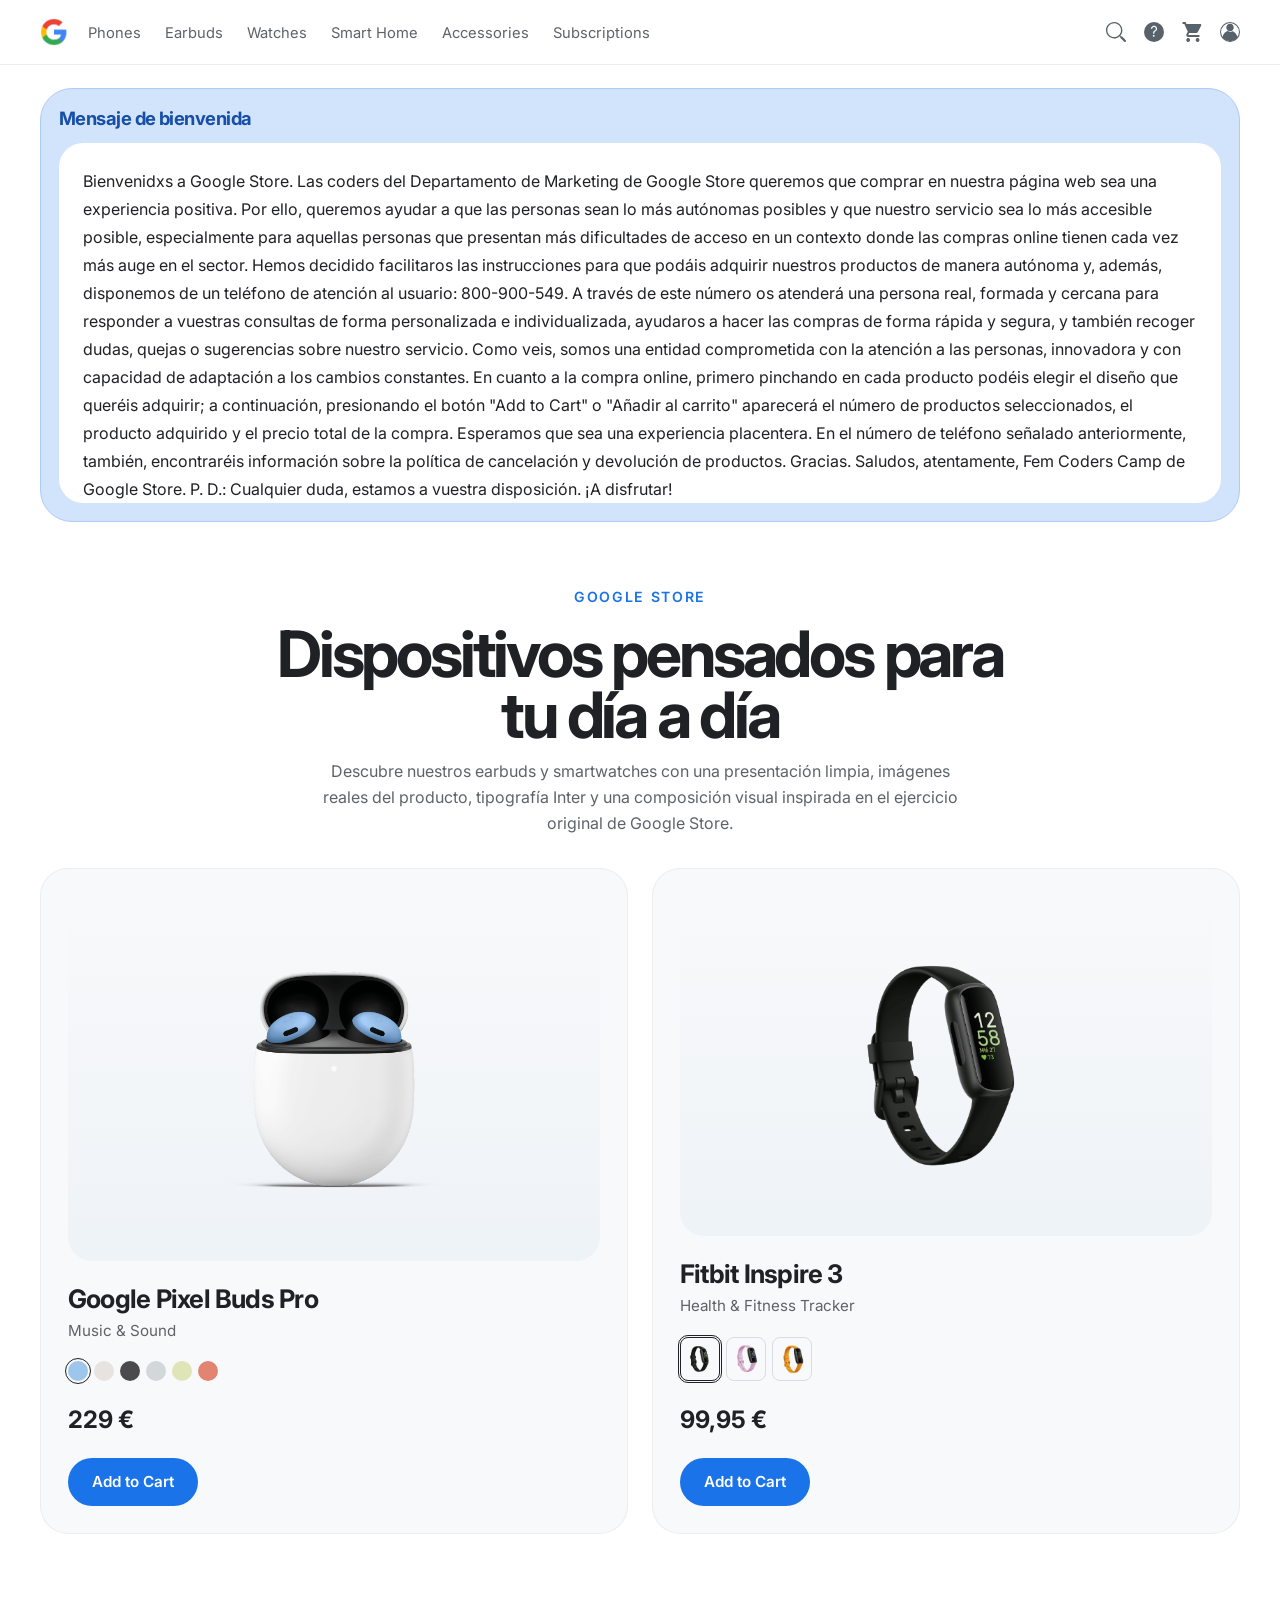
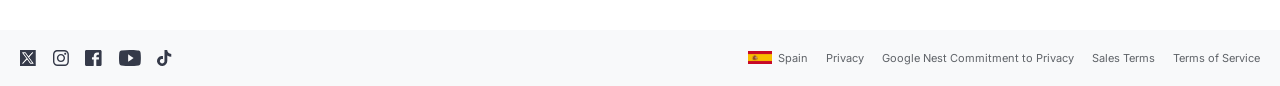
<file: index.html>
<!doctype html>
<html lang="en">
  <head>
    <meta charset="UTF-8" />
    <meta name="viewport" content="width=device-width, initial-scale=1.0" />
    <meta
      name="description"
      content="Google Pixel Buds Pro — premium wireless earbuds with Active Noise Cancellation. Available in 6 colors. Shop on the Google Store."
    />
    <title>Google Store</title>
    <link rel="icon" type="image/png" href="./assets/icons/google-logo.png" />
    <link rel="stylesheet" href="./styles/style.css" />
    <link rel="stylesheet" href="./styles/cart.css" />
    <link rel="preconnect" href="https://fonts.googleapis.com" />
    <link rel="preconnect" href="https://fonts.gstatic.com" crossorigin />
    <link
      href="https://fonts.googleapis.com/css2?family=Inter:wght@400;700&display=swap"
      rel="stylesheet"
    />
  </head>

  <body>
    <div id="root"></div>

    <script defer src="./javascript.js"></script>
  </body>
</html>
</file>
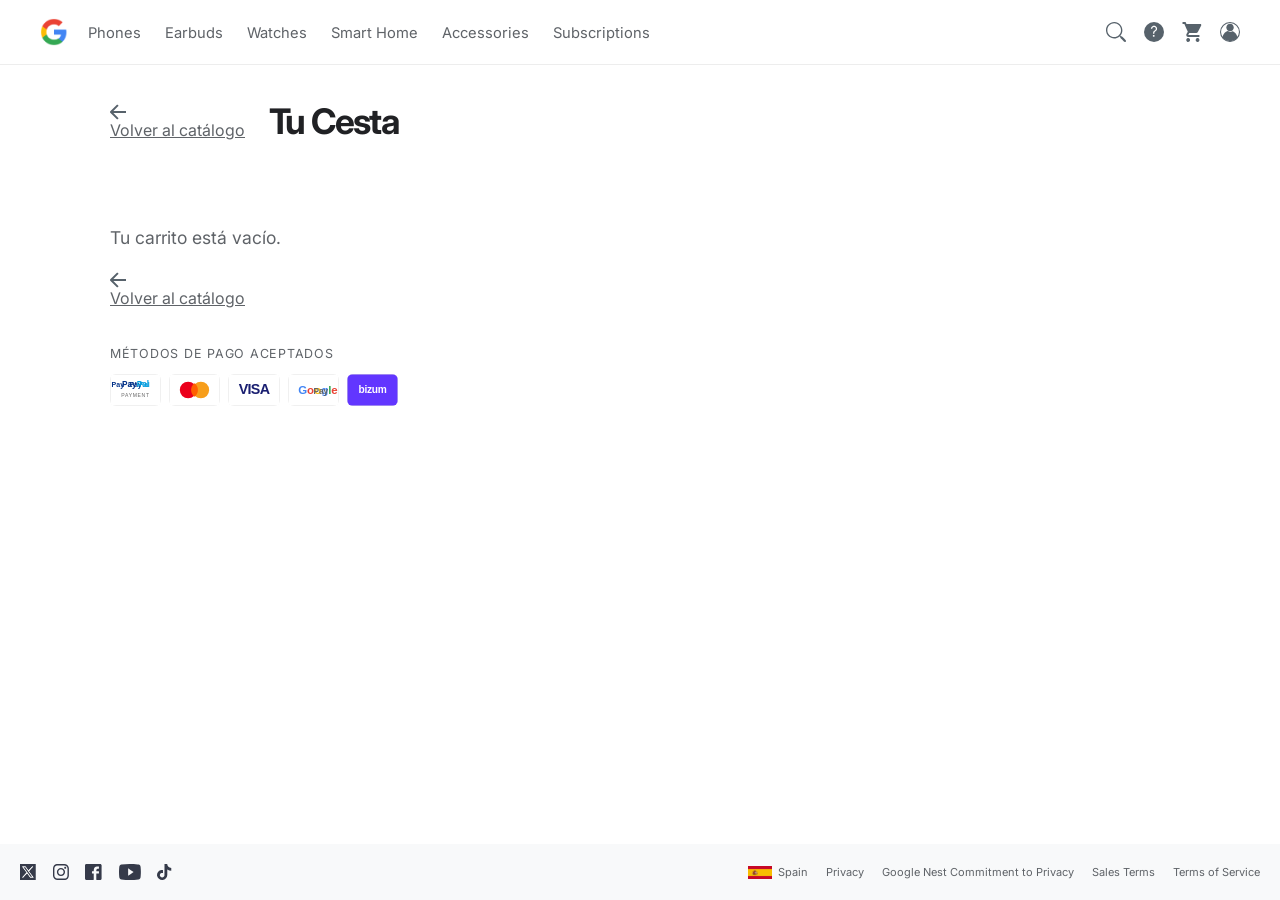
<file: pages/cart.html>
<!doctype html>
<html lang="es">
  <head>
    <meta charset="UTF-8" />
    <meta name="viewport" content="width=device-width, initial-scale=1.0" />
    <title>Tu Cesta — Google Store</title>
    <link rel="icon" type="image/png" href="../assets/icons/google-logo.png" />
    <link rel="stylesheet" href="../styles/style.css" />
    <link rel="stylesheet" href="../styles/cart.css" />
    <link rel="preconnect" href="https://fonts.googleapis.com" />
    <link rel="preconnect" href="https://fonts.gstatic.com" crossorigin />
    <link
      href="https://fonts.googleapis.com/css2?family=Inter:wght@400;700&display=swap"
      rel="stylesheet"
    />
  </head>

  <body>
    <div id="root"></div>
    <script defer src="../scripts/cart-page.js"></script>
  </body>
</html>
</file>
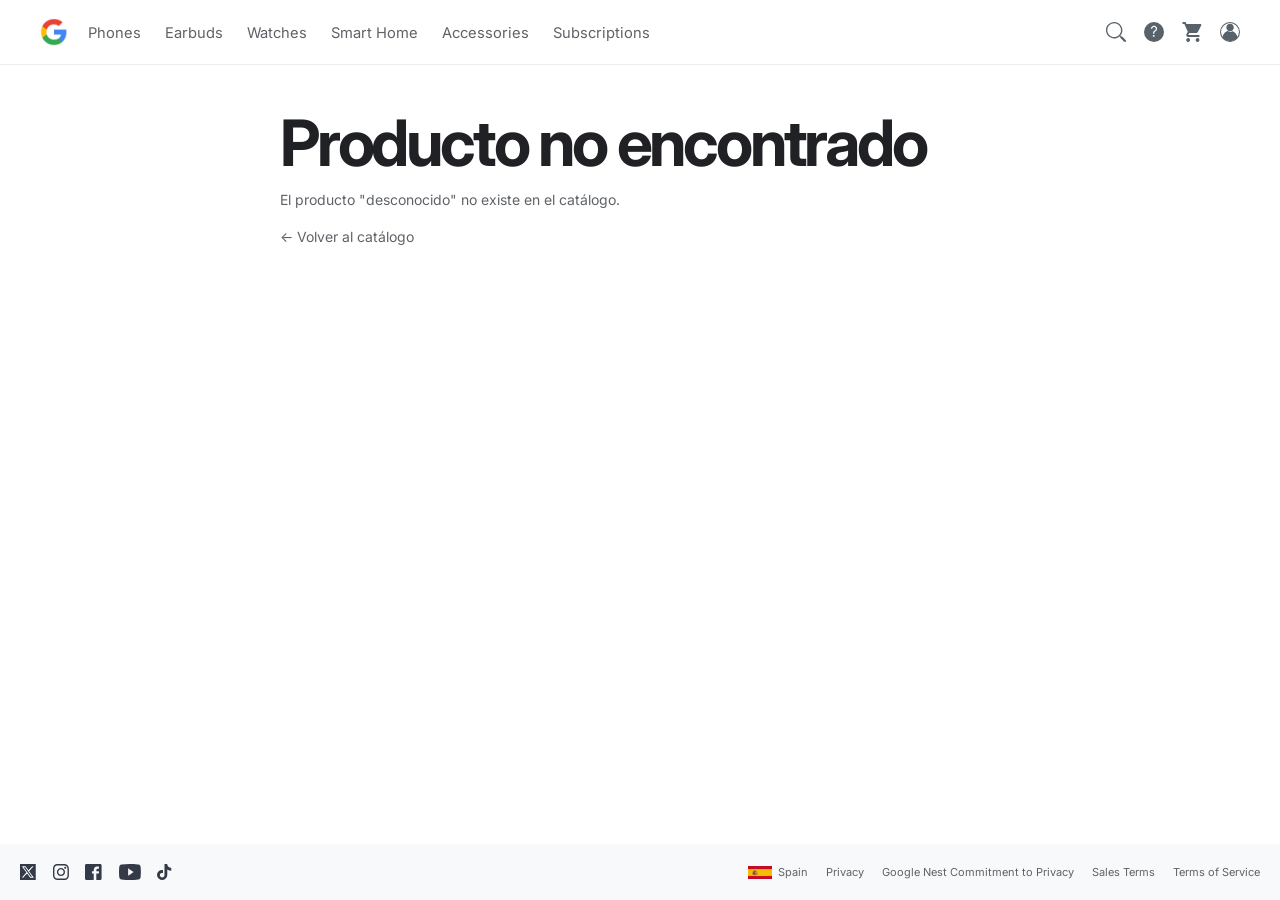
<file: pages/product.html>
<!doctype html>
<html lang="en">
  <head>
    <meta charset="UTF-8" />
    <meta name="viewport" content="width=device-width, initial-scale=1.0" />
    <title>Google Store</title>
    <link rel="icon" type="image/png" href="../assets/icons/google-logo.png" />
    <link rel="stylesheet" href="../styles/style.css" />
    <link rel="stylesheet" href="../styles/product-detail.css" />
    <link rel="stylesheet" href="../styles/cart.css" />
    <link rel="preconnect" href="https://fonts.googleapis.com" />
    <link rel="preconnect" href="https://fonts.gstatic.com" crossorigin />
    <link
      href="https://fonts.googleapis.com/css2?family=Inter:wght@400;700&display=swap"
      rel="stylesheet"
    />
  </head>

  <body>
    <div id="root"></div>

    <!-- Product Page Builder -->
    <script type="module" src="../scripts/product.js"></script>
  </body>
</html>
</file>
<file: styles/style.css>
/* === RESET === */
* {
    margin: 0;
    padding: 0;
    box-sizing: border-box;
}

/* === CUSTOM PROPERTIES === */
:root {
    --white: #ffffff;
    --gray-light: #f8f9fa;
    --gray: #5f6368;
    --gray-dark: #202124;
    --blue: #1a73e8;
    --blue-light: #d2e3fc;
    --beige: #f1f3f4;
    --border: #dadce0;
    --shadow-soft: 0 8px 30px rgba(60, 64, 67, 0.08);
    --page-max: 1280px;
    --font-primary: "Inter", sans-serif;
    --title-color: var(--gray-dark);
    --text-color: var(--gray);
    --weight-bold: 700;
    --text-size: 14px;
    --text-footer-size: 11px;
}

/* === BASE === */
body {
    background-color: var(--white);
    color: var(--text-color);
    display: flex;
    flex-direction: column;
    font-family: var(--font-primary);
    min-height: 100vh;
}

#root {
    display: contents;
}

img {
    display: block;
    max-width: 100%;
}

h1,
h2,
h3 {
    color: var(--title-color);
}

h1 {
    font-size: clamp(2.5rem, 5vw, 4.75rem);
    font-weight: var(--weight-bold);
    letter-spacing: -0.05em;
    line-height: 0.96;
}

h2 {
    font-size: 1.8rem;
    font-weight: var(--weight-bold);
    letter-spacing: -0.03em;
}

p {
    color: var(--text-color);
    font-size: var(--text-size);
    line-height: 1.6;
}

button {
    background: none;
    border: none;
    font: inherit;
}

a {
    color: inherit;
}

/* === NAVIGATION === */
nav {
    align-items: center;
    background-color: rgba(255, 255, 255, 0.92);
    backdrop-filter: blur(10px);
    box-shadow: 0 1px 0 rgba(32, 33, 36, 0.08);
    display: flex;
    height: 64px;
    justify-content: space-between;
    padding: 12px 20px;
    position: sticky;
    top: 0;
    z-index: 50;
}

.links_contain {
    align-items: center;
    display: flex;
    gap: 20px;
}

.links_contain img {
    height: 28px;
    width: auto;
}

.links {
    display: none;
    gap: 24px;
    list-style: none;
}

.links a {
    color: var(--gray);
    font-size: 0.92rem;
    font-weight: 400;
    text-decoration: none;
    transition: color 0.2s ease;
}

.links a:hover,
.links a[aria-current="page"] {
    color: var(--gray-dark);
}

.icons {
    align-items: center;
    display: flex;
    gap: 18px;
    list-style: none;
}

.icon {
    height: 20px;
    transition: transform 0.2s ease;
    width: 20px;
}

.icon:hover {
    transform: scale(1.08);
}

.cart-icon {
    position: relative;
}

.cart-icon__toggle {
    position: relative;
}

.cart-badge {
    align-items: center;
    background-color: var(--blue);
    border-radius: 999px;
    color: var(--white);
    display: none;
    font-size: 10px;
    font-weight: var(--weight-bold);
    height: 18px;
    justify-content: center;
    min-width: 18px;
    padding: 0 4px;
    position: absolute;
    right: -8px;
    top: -8px;
}

.mobile-menu {
    background-color: var(--white);
    border-bottom: 1px solid var(--border);
}

.mobile-menu--hidden {
    display: none;
}

.mobile-menu__links {
    list-style: none;
}

.mobile-menu__links a {
    border-bottom: 1px solid #eceff1;
    display: block;
    font-size: 0.95rem;
    padding: 16px 20px;
    text-decoration: none;
}

.mobile-menu__links a[aria-current="page"] {
    color: var(--gray-dark);
    font-weight: var(--weight-bold);
}

/* === HELP MODAL === */
.help-modal {
    align-items: center;
    display: flex;
    inset: 0;
    justify-content: center;
    padding: 20px;
    position: fixed;
    z-index: 120;
}

.help-modal--hidden {
    display: none;
}

.help-modal__backdrop {
    background: rgba(0, 0, 0, 0.45);
    inset: 0;
    position: absolute;
}

.help-modal__panel {
    background: var(--white);
    border-radius: 20px;
    box-shadow: 0 20px 60px rgba(0, 0, 0, 0.25);
    max-height: min(85vh, 760px);
    max-width: 860px;
    overflow: hidden;
    position: relative;
    width: 100%;
}

.help-modal__header {
    align-items: center;
    border-bottom: 1px solid var(--border);
    display: flex;
    justify-content: space-between;
    padding: 16px 20px;
}

.help-modal__header h2 {
    font-size: 1.2rem;
    margin: 0;
}

.help-modal__close {
    align-items: center;
    border: 1px solid var(--border);
    border-radius: 999px;
    cursor: pointer;
    display: inline-flex;
    font-size: 1.3rem;
    height: 32px;
    justify-content: center;
    line-height: 1;
    width: 32px;
}

.help-modal__text {
    color: var(--gray-dark);
    font-size: 0.98rem;
    line-height: 1.75;
    margin: 0;
    max-height: calc(min(85vh, 760px) - 74px);
    overflow-y: auto;
    padding: 20px;
}

/* === HOME === */
.home-main {
    align-items: center;
    display: flex;
    flex: 1;
    flex-direction: column;
    gap: 32px;
    margin: 0 auto;
    padding: 40px 20px 64px;
    width: min(100%, var(--page-max));
}

.home-copy {
    align-items: center;
    display: flex;
    flex-direction: column;
    gap: 14px;
    max-width: 780px;
    text-align: center;
}

.home-eyebrow {
    color: var(--blue);
    font-size: 0.88rem;
    font-weight: 600;
    letter-spacing: 0.12em;
    text-transform: uppercase;
}

.home-subtitle {
    font-size: 1rem;
    max-width: 640px;
}

.card_container {
    display: grid;
    gap: 24px;
    grid-template-columns: 1fr;
    width: 100%;
}

article {
    background-color: var(--gray-light);
    border-radius: 28px;
    box-shadow: inset 0 0 0 1px rgba(32, 33, 36, 0.05);
    cursor: pointer;
    display: flex;
    flex-direction: column;
    gap: 24px;
    min-height: 520px;
    padding: 28px;
    transition:
        transform 0.2s ease,
        box-shadow 0.2s ease;
}

article:hover {
    box-shadow: var(--shadow-soft);
    transform: translateY(-4px);
}

.img_container {
    align-items: center;
    background: linear-gradient(180deg, #f8f9fa 0%, #eef3f8 100%);
    border-radius: 24px;
    display: flex;
    flex: 1;
    justify-content: center;
    min-height: 300px;
    padding: 24px;
}

.img_container img {
    max-height: 280px;
    object-fit: contain;
}

.info_container {
    display: flex;
    flex-direction: column;
    gap: 18px;
}

.info {
    display: flex;
    flex-direction: column;
    gap: 6px;
}

.product-title {
    font-size: 1.6rem;
    line-height: 1.1;
}

.product-category {
    font-size: 0.95rem;
}

.product-price {
    color: var(--gray-dark);
    font-size: 1.5rem;
    font-weight: var(--weight-bold);
}

.add_to_cart {
    align-items: center;
    align-self: flex-start;
    background-color: var(--blue);
    border-radius: 999px;
    color: var(--white);
    cursor: pointer;
    display: inline-flex;
    font-size: 0.95rem;
    font-weight: 600;
    justify-content: center;
    min-height: 48px;
    padding: 0 24px;
    transition: opacity 0.2s ease;
}

.add_to_cart:hover {
    opacity: 0.88;
}

.not-found {
    align-items: flex-start;
    display: flex;
    flex: 1;
    flex-direction: column;
    gap: 16px;
    margin: 0 auto;
    padding: 48px 20px 64px;
    width: min(100%, 760px);
}

/* === PRODUCT COLORS === */
.color-swatch {
    border: 2px solid #d2d7da;
    border-radius: 50%;
    cursor: pointer;
    display: inline-block;
    height: 30px;
    margin: 5px;
    transition: transform 0.2s ease;
    width: 30px;
}

.color-swatch:hover {
    transform: scale(1.08);
}

input[type="radio"]:checked + .color-swatch {
    border: 3px solid var(--blue);
}

input[type="radio"] {
    display: none;
}

.swatch-blue {
    background-color: #9ec6ea;
}

.swatch-gray-light {
    background-color: #e7e3e0;
}

.swatch-dark {
    background-color: #4b4b4d;
}

.swatch-gray {
    background-color: #d2d7da;
}

.swatch-green {
    background-color: #dfe5b7;
}

.swatch-red {
    background-color: #e18472;
}

/* === CARD COLOR SWATCHES (home page) === */
.card-swatches {
    align-items: center;
    display: flex;
    flex-wrap: wrap;
    gap: 6px;
    margin-bottom: 2px;
}

.card-swatch {
    border: none;
    border-radius: 50%;
    cursor: pointer;
    display: block;
    height: 20px;
    outline: 1.5px solid transparent;
    outline-offset: 2px;
    padding: 0;
    transition: outline 0.1s ease;
    width: 20px;
}

.card-swatch:hover,
.card-swatch--active {
    outline-color: var(--gray-dark);
}

.card-color-img {
    align-items: center;
    background: none;
    border: 1.5px solid var(--border);
    border-radius: 8px;
    cursor: pointer;
    display: flex;
    justify-content: center;
    overflow: hidden;
    padding: 3px;
    transition: border-color 0.1s ease;
    width: 40px;
}

.card-color-img img {
    object-fit: contain;
    width: 100%;
}

.card-color-img:hover,
.card-color-img--active {
    border-color: var(--gray-dark);
    outline: 1px solid var(--gray-dark);
    outline-offset: 1px;
}

/* === WELCOME MESSAGE === */
.welcome-frame {
    background-color: var(--blue-light);
    border: 1px solid #aecbfa;
    border-radius: 32px;
    margin: 24px auto 0;
    max-width: var(--page-max);
    padding: 18px;
    width: calc(100% - 40px);
}

.welcome-title {
    color: #174ea6;
    font-size: 1.15rem;
    margin: 0 0 14px;
}

.welcome-box {
    background-color: var(--white);
    border-radius: 24px;
    color: var(--gray-dark);
    font-size: 1rem;
    line-height: 1.75;
    margin: 0;
    max-height: 360px;
    overflow-y: auto;
    padding: 24px;
}

/* === FOOTER === */
footer {
    background-color: var(--gray-light);
    margin-top: auto;
    padding: 20px;
}

footer > div {
    align-items: center;
    display: flex;
    flex-direction: column;
    gap: 20px;
    justify-content: space-between;
    margin: 0 auto;
    max-width: var(--page-max);
}

.social-icons {
    align-items: center;
    display: flex;
    gap: 16px;
}

.social-icons img {
    height: 16px;
}

.footer-links {
    align-items: center;
    display: flex;
    flex-direction: column;
    gap: 10px;
}

.footer-links a,
.country {
    color: var(--gray);
    font-size: var(--text-footer-size);
    text-decoration: none;
}

.country {
    align-items: center;
    display: flex;
    gap: 6px;
}

.country img {
    width: 24px;
}

/* === TABLET === */
@media only screen and (min-width: 768px) {
    nav {
        padding: 12px 28px;
    }

    .links {
        align-items: center;
        display: flex;
    }

    .menu {
        display: none;
    }

    .mobile-menu {
        display: none !important;
    }

    .home-main {
        padding: 56px 28px 80px;
    }

    .card_container {
        grid-template-columns: repeat(2, minmax(0, 1fr));
    }

    footer > div {
        flex-direction: row;
    }

    .footer-links {
        flex-direction: row;
        gap: 18px;
    }

    .country {
        order: -1;
    }
}

/* === DESKTOP === */
@media only screen and (min-width: 1024px) {
    nav {
        padding: 12px 40px;
    }

    .home-main {
        padding: 64px 40px 96px;
    }

    article {
        min-height: 560px;
    }

    .img_container {
        min-height: 340px;
    }

    .welcome-frame {
        width: calc(100% - 80px);
    }
}
</file>
<file: styles/cart.css>
/* ── Cart Dropdown ─────────────────────────────────────────────── */

.cart-dropdown {
  position: absolute;
  top: calc(100% + 12px);
  right: -20px;
  min-width: 320px;
  background-color: var(--white);
  border: 1px solid #e0e0e0;
  border-radius: 16px;
  box-shadow: 0 4px 20px rgba(0, 0, 0, 0.15);
  z-index: 1000;
  padding: 20px;
}

.cart-dropdown--hidden {
  display: none;
}

.cart-dropdown__title {
  text-align: center;
  font-size: 1.25rem;
  color: var(--blue);
  margin: 0 0 16px;
}

/* ── Cart Items ───────────────────────────────────────────────── */

.cart-dropdown__item {
  display: flex;
  align-items: center;
  gap: 12px;
  padding: 12px;
  border: 1px solid #e0e0e0;
  border-radius: 12px;
  margin-bottom: 10px;
  transition: background-color 0.2s;
}

.cart-dropdown__item:hover {
  background-color: #f9f9f9;
}

.cart-dropdown__img {
  width: 60px;
  height: 60px;
  object-fit: contain;
  border-radius: 8px;
  background-color: var(--beige, #f1f0e8);
  padding: 4px;
}

.cart-dropdown__info {
  flex: 1;
  display: flex;
  flex-direction: column;
  gap: 4px;
}

.cart-dropdown__name {
  font-size: 0.85rem;
  font-weight: 600;
  color: var(--gray-dark, #353a49);
}

.cart-dropdown__price {
  font-size: 0.85rem;
  color: var(--gray, #57626b);
}

/* ── Quantity Controls ────────────────────────────────────────── */

.cart-dropdown__qty {
  display: flex;
  flex-direction: column;
  align-items: center;
  gap: 2px;
}

.cart-qty-plus,
.cart-qty-minus {
  width: 24px;
  height: 24px;
  border-radius: 50%;
  border: 1px solid #ccc;
  background: var(--white);
  font-size: 1rem;
  font-weight: bold;
  cursor: pointer;
  display: flex;
  align-items: center;
  justify-content: center;
  transition:
    background-color 0.2s,
    border-color 0.2s;
  color: var(--gray-dark, #353a49);
}

.cart-qty-plus img,
.cart-qty-minus img {
  width: 10px;
  height: 10px;
}

.cart-qty-plus:hover,
.cart-qty-minus:hover {
  background-color: #f0f0f0;
  border-color: #999;
}

.cart-dropdown__count {
  width: 24px;
  height: 24px;
  border-radius: 50%;
  background-color: #c62828;
  color: var(--white);
  font-size: 0.75rem;
  font-weight: bold;
  display: flex;
  align-items: center;
  justify-content: center;
}

/* ── Empty State ──────────────────────────────────────────────── */

.cart-dropdown__empty {
  text-align: center;
  color: var(--gray, #57626b);
  font-size: 0.9rem;
  padding: 16px 0;
  margin: 0;
}

/* ── Action Buttons ───────────────────────────────────────────── */

.cart-dropdown__actions {
  display: flex;
  gap: 10px;
  margin-top: 12px;
}

.cart-dropdown__btn {
  flex: 1;
  padding: 10px 16px;
  border: none;
  border-radius: 24px;
  font-size: 0.8rem;
  font-weight: 600;
  cursor: pointer;
  transition: opacity 0.2s;
}

.cart-dropdown__btn:hover {
  opacity: 0.85;
}

.cart-dropdown__btn--go {
  background-color: #2e7d32;
  color: var(--white);
  text-align: center;
}

.cart-dropdown__btn--clear {
  background-color: #5d1919;
  color: var(--white);
  text-align: center;
}

/* ── Total ────────────────────────────────────────────────────── */

.cart-dropdown__total {
  text-align: center;
  margin-top: 12px;
  font-size: 1rem;
  color: var(--gray-dark, #353a49);
}

/* ── Dropdown button as link ─────────────────────────────────── */
a.cart-dropdown__btn {
  text-decoration: none;
  display: flex;
  align-items: center;
  justify-content: center;
}

/* ── Responsive ───────────────────────────────────────────────── */

@media (max-width: 480px) {
  .cart-dropdown {
    position: fixed;
    top: 50px;
    left: 16px;
    right: 16px;
    width: auto;
    min-width: unset;
    max-width: unset;
    padding: 16px;
  }
}

/* ================================================================
   Cart Page
   ================================================================ */
.cart-page {
  flex: 1;
  padding: 40px 20px 64px;
  margin: 0 auto;
  width: min(100%, 1100px);
  display: flex;
  flex-direction: column;
  gap: 36px;
}

.cart-page__header {
  display: flex;
  flex-direction: column;
  gap: 12px;
}

.cart-page__title {
  font-size: clamp(1.6rem, 4vw, 2.2rem);
  color: var(--gray-dark);
}

/* ── Cart table ──────────────────────────────────────────────── */
.cart-table-wrapper {
  overflow-x: auto;
  border-radius: 16px;
  border: 1px solid var(--border);
}

.cart-table {
  width: 100%;
  border-collapse: collapse;
  font-size: 0.9rem;
}

.cart-table thead th {
  padding: 14px 16px;
  text-align: left;
  color: var(--gray);
  font-weight: 600;
  border-bottom: 1px solid var(--border);
  white-space: nowrap;
  background: var(--gray-light);
}

.cart-row {
  border-bottom: 1px solid var(--border);
  transition: background-color 0.15s;
}

.cart-row:last-child {
  border-bottom: none;
}

.cart-row:hover {
  background-color: #fafafa;
}

.cart-row td {
  padding: 16px;
  vertical-align: middle;
}

.cart-row__img img {
  width: 72px;
  height: 72px;
  object-fit: contain;
  border-radius: 12px;
  background: var(--gray-light);
  padding: 6px;
  display: block;
}

.cart-row__name {
  font-weight: 600;
  color: var(--gray-dark);
  min-width: 140px;
}

.cart-row__price,
.cart-row__subtotal {
  white-space: nowrap;
  color: var(--gray);
}

.cart-row__subtotal {
  font-weight: 700;
  color: var(--gray-dark);
}

/* ── Quantity controls (cart page table) ─────────────────────── */
.cart-qty-ctrl {
  display: flex;
  align-items: center;
  gap: 10px;
  border: 1px solid var(--border);
  border-radius: 999px;
  padding: 6px 14px;
  width: fit-content;
  background: var(--white);
}

.cart-qty-ctrl button {
  background: none;
  border: none;
  cursor: pointer;
  font-size: 1.1rem;
  line-height: 1;
  color: var(--gray-dark);
  padding: 0;
  width: 20px;
  text-align: center;
}

.cart-qty-ctrl button:hover {
  color: var(--blue);
}

.cart-qty-val {
  font-weight: 700;
  min-width: 20px;
  text-align: center;
  font-size: 0.95rem;
}

/* ── Remove button ───────────────────────────────────────────── */
.cart-remove {
  background: none;
  border: none;
  cursor: pointer;
  font-size: 1.5rem;
  color: var(--gray);
  line-height: 1;
  padding: 0 4px;
  transition: color 0.15s;
}

.cart-remove:hover {
  color: #e53935;
}

/* ── Order summary ───────────────────────────────────────────── */
.cart-summary {
  display: flex;
  flex-direction: column;
  gap: 16px;
  background: var(--gray-light);
  border-radius: 20px;
  padding: 28px 24px;
  width: 100%;
  max-width: 480px;
  margin-left: auto;
}

.cart-summary__row {
  display: flex;
  justify-content: space-between;
  font-size: 1rem;
  color: var(--gray);
}

.cart-summary__row--total {
  font-weight: 700;
  font-size: 1.25rem;
  color: var(--gray-dark);
  border-top: 1px solid var(--border);
  padding-top: 14px;
  margin-top: 4px;
}

.cart-checkout-btn {
  background-color: var(--blue);
  color: var(--white);
  border: none;
  border-radius: 999px;
  font-size: 1rem;
  font-weight: 600;
  padding: 16px 28px;
  cursor: pointer;
  transition: opacity 0.2s;
  width: 100%;
}

.cart-checkout-btn:hover {
  opacity: 0.88;
}

/* ── Payment methods ─────────────────────────────────────────── */
.cart-payment {
  margin-top: 4px;
}

.cart-payment__label {
  font-size: 0.78rem;
  color: var(--gray);
  text-transform: uppercase;
  letter-spacing: 0.06em;
  margin-bottom: 10px;
}

.cart-payment__icons {
  display: flex;
  gap: 8px;
  flex-wrap: wrap;
  align-items: center;
}

.payment-icon {
  height: 32px;
  width: auto;
  border-radius: 6px;
  object-fit: contain;
}

/* ── Empty state ─────────────────────────────────────────────── */
.cart-empty {
  padding: 48px 0 32px;
  display: flex;
  flex-direction: column;
  gap: 20px;
  align-items: flex-start;
}

.cart-empty p {
  font-size: 1.1rem;
  color: var(--gray);
}

/* ── Responsive ──────────────────────────────────────────────── */
@media (min-width: 768px) {
  .cart-page__header {
    flex-direction: row;
    align-items: center;
    gap: 24px;
  }
}
</file>
<file: styles/product-detail.css>
/* === ACCESSIBILITY UTILITIES === */
.sr-only {
  position: absolute;
  width: 1px;
  height: 1px;
  padding: 0;
  margin: -1px;
  overflow: hidden;
  clip: rect(0, 0, 0, 0);
  white-space: nowrap;
  border: 0;
}

/* === MAIN CONTENT === */
main {
  flex: 1;
  padding: 20px;
  display: flex;
  flex-direction: column;
  gap: 20px;
  align-items: flex-start;
}

.btn_back {
  display: flex;
  gap: 8px;
  text-decoration: none;
  color: var(--text-color);
  font-size: var(--text-size);
  font-weight: var(--text-weight);
  width: fit-content;
}

section {
  display: flex;
  flex-direction: column;
  gap: 25px;
  width: 100%;
}

figure {
  width: 100%;
}

.thumbnails {
  display: none;
}

.image {
  background-color: var(--white);
  border-radius: 20px;
  width: 100%;
  height: 350px;
  display: flex;
  justify-content: center;
  align-items: center;
  padding: 30px;
}

.image img {
  max-width: 100%;
  max-height: 100%;
  object-fit: contain;
}

.info_product,
.description {
  display: flex;
  flex-direction: column;
  gap: 25px;
}

.price_summary {
  color: var(--title-color);
  font-weight: var(--weight-bold);
  font-size: var(--subtitle-size);
  margin-bottom: 15px;
}

hr {
  width: 100%;
  border: none;
  border-top: 1px solid var(--gray);
}

.purchase {
  display: flex;
  flex-direction: column;
  gap: 25px;
}

fieldset {
  display: flex;
  gap: 8px;
  align-items: center;
  border: none;
}

fieldset input[type="radio"] {
  appearance: none;
  -webkit-appearance: none;
  width: 0;
  height: 0;
  margin: 0;
  position: absolute;
}

.color-swatch {
  display: block;
  width: 30px;
  height: 30px;
  border-radius: 50%;
  cursor: pointer;
  outline: 1px solid transparent;
  outline-offset: 1px;
  transition: outline 0.1s ease;
}

.swatch-blue {
  background-color: #9ec6ea;
}
.swatch-gray-light {
  background-color: #e7e3e0;
}
.swatch-dark {
  background-color: #4b4b4d;
}
.swatch-gray {
  background-color: #d2d7da;
}
.swatch-green {
  background-color: #dfe5b7;
}
.swatch-red {
  background-color: #e18472;
}

.colors input[type="radio"]:checked + .color-swatch {
  outline: 1px solid var(--gray-dark);
}

.color-swatch:hover {
  outline: 1px solid var(--gray);
}

.purchase_details {
  display: flex;
  flex-direction: column;
  gap: 25px;
  background-color: var(--gray-light);
  border-radius: 5px;
  padding: 30px 15px 15px;
  width: 100%;
}

.price_purchase {
  color: var(--title-color);
  font-weight: var(--weight-bold);
  font-size: var(--title-size);
}

.select_quantity {
  display: flex;
  flex-direction: column;
  gap: 25px;
}

select {
  width: 80px;
  height: 35px;
  padding: 0 10px;
  border: 0.5px solid var(--gray);
  border-radius: 5px;
  font-size: var(--text-size);
  cursor: pointer;
}

select:focus-visible {
  outline: 1px solid var(--gray-light);
  outline-offset: 2px;
  border-color: var(--gray-dark);
}

.purchase_details button {
  flex: 1;
  padding: 20px 0;
  background-color: var(--blue);
  text-align: center;
  color: var(--white);
  font-size: var(--text-size);
  font-weight: var(--weight-bold);
  border-radius: 4px;
  transition: opacity 0.2s ease;
}

.purchase_details button:hover {
  opacity: 0.85;
}

.purchase_details button:focus-visible {
  outline: 2px solid var(--blue);
  outline-offset: 3px;
}

.delivery {
  display: flex;
  gap: 9px;
}

.delivery p {
  font-weight: var(--weight-bold);
}

.delivery span {
  color: var(--blue);
}

/* === TABLET === */
@media only screen and (min-width: 768px) {
  .image {
    height: 400px;
  }

  .purchase {
    flex-direction: row;
    gap: 23px;
    align-items: start;
  }

  .purchase_details {
    padding: 40px 15px 15px;
  }
}

/* === DESKTOP === */
@media only screen and (min-width: 1024px) {
  main {
    align-items: normal;
    padding: 50px 40px;
  }

  section {
    display: grid;
    grid-template-columns: 2fr 1fr;
  }

  figure {
    display: flex;
    align-items: center;
    gap: 23px;
    height: 520px;
    padding-left: 20px;
  }

  .thumbnails {
    display: flex;
    flex-direction: column;
    gap: 8px;
  }

  .thumbnails div {
    width: 60px;
    height: 60px;
    display: flex;
    align-items: center;
    justify-content: center;
    border: 0.5px solid var(--gray);
    border-radius: 50%;
  }

  .thumbnails img {
    height: 50px;
  }

  .thumbnails div {
    cursor: pointer;
  }

  .thumbnails div.active {
    border: 2px solid var(--gray-dark);
  }

  .purchase {
    flex-direction: column;
  }

  .colors {
    min-height: 120px;
    align-items: flex-start;
  }

  .image {
    height: 100%;
  }

  .image img {
    width: 500px;
  }

  .select_quantity {
    flex-direction: row;
    align-items: stretch;
    gap: 10px;
    margin-bottom: 40px;
  }

  select {
    height: 100%;
    width: 90px;
  }
}
</file>
